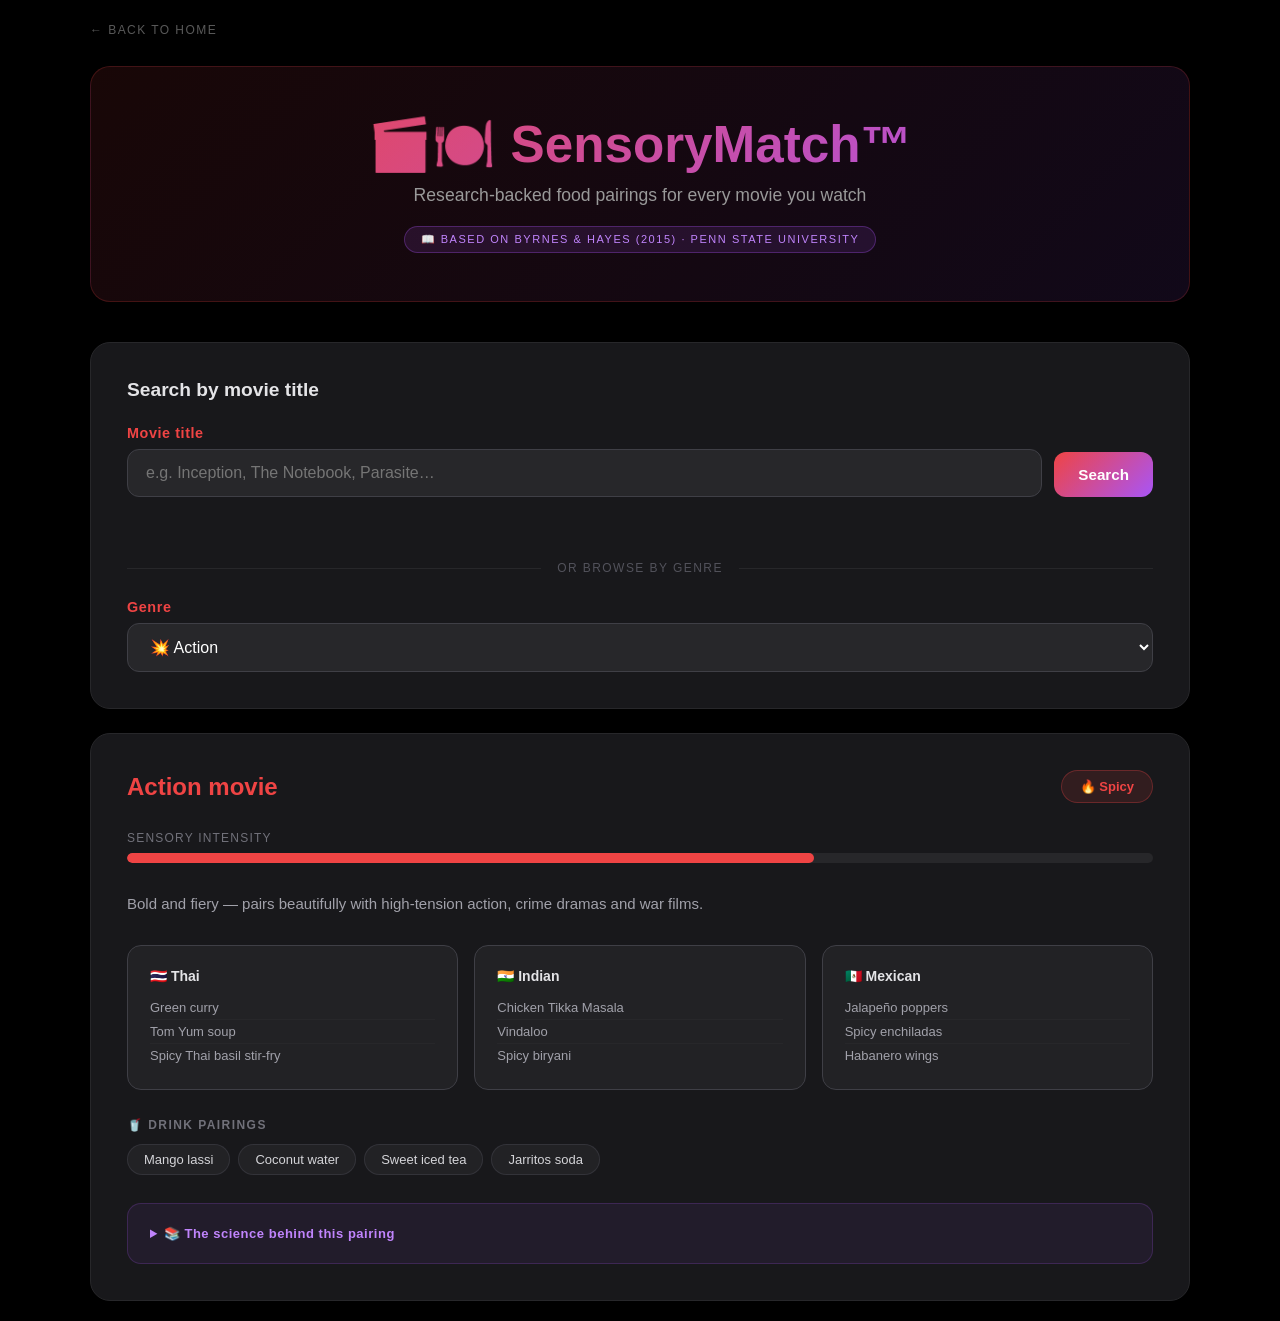
<file: index.html>
<!DOCTYPE html>
<html lang="en">
<head>
    <meta charset="UTF-8">
    <meta name="viewport" content="width=device-width, initial-scale=1.0">
    <title>SensoryMatch™ — Food Pairings for Every Movie</title>
    <style>
        * { margin: 0; padding: 0; box-sizing: border-box; }
        body {
            font-family: -apple-system, BlinkMacSystemFont, 'Segoe UI', Roboto, sans-serif;
            background: #000;
            color: #fff;
            padding: 20px;
            min-height: 100vh;
        }
        .container { max-width: 1100px; margin: 0 auto; }

        /* Back nav */
        .back-nav {
            margin-bottom: 28px;
        }
        .back-nav a {
            font-size: 12px;
            letter-spacing: .12em;
            text-transform: uppercase;
            color: rgba(255,255,255,.35);
            text-decoration: none;
            transition: color .2s;
        }
        .back-nav a:hover { color: rgba(255,255,255,.8); }

        header {
            text-align: center;
            margin-bottom: 40px;
            padding: 48px 24px;
            background: linear-gradient(135deg, rgba(239,68,68,.1), rgba(168,85,247,.1));
            border-radius: 20px;
            border: 1px solid rgba(239,68,68,.2);
        }
        h1 {
            font-size: clamp(2rem, 6vw, 3.2rem);
            margin-bottom: 10px;
            background: linear-gradient(135deg, #ef4444, #a855f7);
            -webkit-background-clip: text;
            -webkit-text-fill-color: transparent;
            font-weight: 800;
        }
        .subtitle { color: #999; font-size: 1.1rem; margin-bottom: 8px; }
        .science-tag {
            display: inline-block;
            margin-top: 12px;
            background: rgba(168,85,247,.12);
            border: 1px solid rgba(168,85,247,.3);
            color: #c084fc;
            font-size: 11px;
            letter-spacing: .14em;
            text-transform: uppercase;
            padding: 6px 16px;
            border-radius: 100px;
        }

        .demo-section {
            background: #18181b;
            border-radius: 20px;
            padding: 36px;
            margin-bottom: 24px;
            border: 1px solid #27272a;
        }
        .demo-section h2 { margin-bottom: 24px; font-size: 1.2rem; color: #e4e4e7; }

        .input-row { display: grid; grid-template-columns: 1fr auto; gap: 12px; margin-bottom: 20px; align-items: end; }
        label { display: block; margin-bottom: 8px; color: #ef4444; font-weight: 600; font-size: .9rem; letter-spacing: .04em; }
        select, input[type="text"] {
            width: 100%;
            padding: 14px 18px;
            background: #27272a;
            border: 1px solid #3f3f46;
            border-radius: 12px;
            color: #fff;
            font-size: 1rem;
            transition: border-color .2s;
        }
        select:focus, input[type="text"]:focus { outline: none; border-color: #ef4444; }
        .search-btn {
            padding: 14px 24px;
            background: linear-gradient(135deg, #ef4444, #a855f7);
            border: none;
            border-radius: 12px;
            color: #fff;
            font-size: .95rem;
            font-weight: 600;
            cursor: pointer;
            white-space: nowrap;
            transition: opacity .2s;
        }
        .search-btn:hover { opacity: .88; }
        .search-btn:disabled { opacity: .45; cursor: not-allowed; }

        .divider { display: flex; align-items: center; gap: 16px; margin: 24px 0; }
        .divider-line { flex: 1; height: 1px; background: #27272a; }
        .divider-text { font-size: 12px; color: #52525b; letter-spacing: .12em; text-transform: uppercase; }

        /* Result panel */
        .result-panel {
            background: #18181b;
            border-radius: 20px;
            padding: 36px;
            border: 1px solid #27272a;
            display: none;
        }
        .result-panel.visible { display: block; }

        .result-header {
            display: flex;
            align-items: center;
            justify-content: space-between;
            margin-bottom: 28px;
            flex-wrap: wrap;
            gap: 12px;
        }
        .movie-title-display {
            font-size: 1.5rem;
            font-weight: 700;
            color: #ef4444;
        }
        .intensity-chip {
            display: flex;
            align-items: center;
            gap: 8px;
            padding: 8px 18px;
            border-radius: 100px;
            font-size: 13px;
            font-weight: 600;
            border: 1px solid transparent;
        }

        /* Intensity bar */
        .intensity-wrap { margin-bottom: 28px; }
        .intensity-wrap p { font-size: 12px; color: #71717a; margin-bottom: 8px; text-transform: uppercase; letter-spacing: .1em; }
        .bar-track { background: #27272a; border-radius: 99px; height: 10px; overflow: hidden; }
        .bar-fill { height: 100%; border-radius: 99px; transition: width .6s cubic-bezier(.4,0,.2,1); }

        /* Description */
        .pairing-desc { color: #a1a1aa; font-size: 15px; line-height: 1.72; margin-bottom: 28px; }

        /* Food grid */
        .food-grid {
            display: grid;
            grid-template-columns: repeat(auto-fit, minmax(220px, 1fr));
            gap: 16px;
            margin-bottom: 28px;
        }
        .food-card {
            background: rgba(39,39,42,.7);
            padding: 22px;
            border-radius: 14px;
            border: 1px solid #3f3f46;
        }
        .food-card h3 { font-size: 14px; font-weight: 700; color: #e4e4e7; margin-bottom: 12px; }
        .food-card ul { list-style: none; }
        .food-card li { font-size: 13px; color: #a1a1aa; padding: 4px 0; border-bottom: 1px solid #27272a; }
        .food-card li:last-child { border-bottom: none; }

        /* Drinks */
        .drinks-section h4 { font-size: 12px; text-transform: uppercase; letter-spacing: .12em; color: #71717a; margin-bottom: 12px; }
        .drink-tags { display: flex; flex-wrap: wrap; gap: 8px; }
        .drink-tag {
            background: rgba(39,39,42,.7);
            border: 1px solid rgba(63,63,70,.6);
            color: #d4d4d8;
            padding: 7px 16px;
            border-radius: 999px;
            font-size: 13px;
        }

        /* Science box */
        .science-box {
            margin-top: 28px;
            background: rgba(168,85,247,.07);
            border: 1px solid rgba(168,85,247,.2);
            border-radius: 14px;
            padding: 22px;
        }
        .science-box summary {
            font-size: 13px;
            color: #c084fc;
            cursor: pointer;
            font-weight: 600;
            letter-spacing: .04em;
        }
        .science-box p { margin-top: 14px; font-size: 13px; color: #a1a1aa; line-height: 1.7; }
        .science-box ul { margin-top: 10px; padding-left: 0; list-style: none; }
        .science-box li { font-size: 13px; color: #a1a1aa; padding: 5px 0; display: flex; gap: 8px; }
        .science-box li::before { content: '•'; color: #7c3aed; flex-shrink: 0; }
        .science-box a { color: #a78bfa; }

        /* Error */
        .error-msg { color: #f87171; font-size: 14px; margin-top: 10px; min-height: 20px; }

        /* Spinner */
        .spinner { display: none; width: 20px; height: 20px; border: 2px solid rgba(239,68,68,.2); border-top-color: #ef4444; border-radius: 50%; animation: spin .7s linear infinite; }
        @keyframes spin { to { transform: rotate(360deg); } }
        .spinner.active { display: inline-block; }

        @media(max-width: 600px) {
            .input-row { grid-template-columns: 1fr; }
            .demo-section { padding: 24px 18px; }
        }
    </style>
</head>
<body>
<div class="container">

  <div class="back-nav"><a href="/">← Back to home</a></div>

  <header>
    <h1>🎬🍽️ SensoryMatch™</h1>
    <p class="subtitle">Research-backed food pairings for every movie you watch</p>
    <span class="science-tag">📖 Based on Byrnes &amp; Hayes (2015) · Penn State University</span>
  </header>

  <!-- Search -->
  <div class="demo-section">
    <h2>Search by movie title</h2>
    <div class="input-row">
      <div>
        <label for="movieSearch">Movie title</label>
        <input
          id="movieSearch"
          type="text"
          placeholder="e.g. Inception, The Notebook, Parasite…"
          autocomplete="off"
        >
      </div>
      <div>
        <label>&nbsp;</label>
        <button class="search-btn" id="searchBtn" onclick="searchMovie()">
          <span id="btnLabel">Search</span>
          <span class="spinner" id="spinner"></span>
        </button>
      </div>
    </div>
    <div class="error-msg" id="errorMsg"></div>

    <div class="divider">
      <div class="divider-line"></div>
      <div class="divider-text">or browse by genre</div>
      <div class="divider-line"></div>
    </div>

    <div>
      <label for="genreSelect">Genre</label>
      <select id="genreSelect" onchange="updateFromGenre()">
        <option value="horror">🎃 Horror</option>
        <option value="thriller">🔪 Thriller</option>
        <option value="crime">🕵️ Crime</option>
        <option value="action" selected>💥 Action</option>
        <option value="scifi">🚀 Sci-Fi</option>
        <option value="adventure">🗺️ Adventure</option>
        <option value="fantasy">🐉 Fantasy</option>
        <option value="mystery">🔍 Mystery</option>
        <option value="drama">🎭 Drama</option>
        <option value="comedy">😂 Comedy</option>
        <option value="romance">💕 Romance</option>
        <option value="family">👨‍👩‍👧‍👦 Family</option>
      </select>
    </div>
  </div>

  <!-- Result -->
  <div class="result-panel" id="resultPanel">
    <div class="result-header">
      <div class="movie-title-display" id="movieTitleDisplay">—</div>
      <div class="intensity-chip" id="intensityChip"></div>
    </div>

    <div class="intensity-wrap">
      <p>Sensory intensity</p>
      <div class="bar-track"><div class="bar-fill" id="barFill" style="width:0%"></div></div>
    </div>

    <p class="pairing-desc" id="pairingDesc"></p>

    <div class="food-grid" id="foodGrid"></div>

    <div class="drinks-section">
      <h4>🥤 Drink pairings</h4>
      <div class="drink-tags" id="drinkTags"></div>
    </div>

    <details class="science-box">
      <summary>📚 The science behind this pairing</summary>
      <p>Based on research linking personality traits and sensation-seeking to food and sensory preferences.</p>
      <ul>
        <li>Capsaicin triggers endorphin release, mirroring the adrenaline rush of intense films.</li>
        <li>High sensation-seekers (action/horror fans) are ~6× more likely to enjoy spicy food.</li>
        <li>Comfort foods activate nostalgia and emotional resilience pathways — ideal for dramas.</li>
        <li>Sweet or cooling drinks help reset the palate between plot twists.</li>
      </ul>
      <p style="margin-top:12px">Source: <a href="https://pmc.ncbi.nlm.nih.gov/articles/PMC3607321/" target="_blank" rel="noopener">Byrnes &amp; Hayes (2015) — Penn State University</a></p>
    </details>
  </div>

</div>

<script>
/* ── DATA ────────────────────────────────────────────────── */
const OMDB_API_KEY = "598543d";

const LEVELS = {
  0: {
    name: "Comfort", emoji: "🍕", color: "#facc15",
    bg: "rgba(250,204,21,.12)", border: "rgba(250,204,21,.3)",
    description: "Warm, familiar favourites that wrap you in cosiness — perfect for dramas, romances and feel-good films.",
    cuisines: {
      "🇺🇸 American":  ["Mac & cheese", "Classic cheeseburger", "Grilled cheese & tomato soup"],
      "🇮🇹 Italian":   ["Spaghetti Bolognese", "Chicken Parmigiana", "Garlic bread & antipasto"],
      "🏠 Comfort":   ["Shepherd's pie", "Fish & chips", "Banana bread & hot chocolate"]
    },
    drinks: ["Hot chocolate", "Warm apple cider", "Vanilla milkshake", "Chamomile tea"]
  },
  1: {
    name: "Mild Kick", emoji: "🌶️", color: "#fb923c",
    bg: "rgba(251,146,60,.12)", border: "rgba(251,146,60,.3)",
    description: "A gentle warmth that adds depth without overpowering — ideal for adventure, sci-fi and light thrillers.",
    cuisines: {
      "🇲🇽 Mexican":        ["Chicken tacos with mild salsa", "Quesadillas", "Guacamole & chips"],
      "🌏 Asian":           ["Teriyaki chicken rice bowl", "Pad Thai (mild)", "Gyoza dumplings"],
      "🫙 Mediterranean":  ["Falafel wrap", "Shawarma plate", "Hummus & pita platter"]
    },
    drinks: ["Mango lassi", "Ginger lemonade", "Sparkling water with lime", "Horchata"]
  },
  2: {
    name: "Spicy", emoji: "🔥", color: "#ef4444",
    bg: "rgba(239,68,68,.12)", border: "rgba(239,68,68,.3)",
    description: "Bold and fiery — pairs beautifully with high-tension action, crime dramas and war films.",
    cuisines: {
      "🇹🇭 Thai":    ["Green curry", "Tom Yum soup", "Spicy Thai basil stir-fry"],
      "🇮🇳 Indian":  ["Chicken Tikka Masala", "Vindaloo", "Spicy biryani"],
      "🇲🇽 Mexican": ["Jalapeño poppers", "Spicy enchiladas", "Habanero wings"]
    },
    drinks: ["Mango lassi", "Coconut water", "Sweet iced tea", "Jarritos soda"]
  },
  3: {
    name: "Inferno 💀", emoji: "💀", color: "#dc2626",
    bg: "rgba(220,38,38,.15)", border: "rgba(220,38,38,.4)",
    description: "Maximum heat for maximum adrenaline. Not for the faint-hearted — reserved for horror and extreme thrillers.",
    cuisines: {
      "🇰🇷 Korean":  ["Buldak fire chicken", "Habanero KFC", "Spicy tteokbokki"],
      "🇮🇳 Indian":  ["Ghost-pepper vindaloo", "Phaal curry", "Naga chicken"],
      "🇺🇸 American":["Carolina Reaper wings", "Fire nachos", "Extreme hot sauce challenge"]
    },
    drinks: ["Milk (seriously)", "Coconut water", "Sweet tamarind juice", "Honey lemon water"]
  }
};

const GENRE_MAP = {
  horror:3, thriller:2, crime:2, action:2, war:2,
  scifi:1, adventure:1, fantasy:1, mystery:1, western:1,
  drama:0, comedy:0, romance:0, family:0, documentary:0, animation:0
};

function mapOMDbGenre(str = "") {
  str = str.toLowerCase();
  for (const [key, val] of Object.entries(GENRE_MAP)) {
    if (str.includes(key === "scifi" ? "sci-fi" : key)) return val;
  }
  return 0;
}

/* ── SEARCH ──────────────────────────────────────────────── */
async function searchMovie() {
  const q = document.getElementById("movieSearch").value.trim();
  if (!q) { showError("Please enter a movie title."); return; }

  setLoading(true);
  clearError();

  try {
    const res = await fetch(`https://www.omdbapi.com/?apikey=${OMDB_API_KEY}&t=${encodeURIComponent(q)}`);
    const data = await res.json();

    if (data.Response === "False") {
      showError(data.Error || "Movie not found. Try a different title.");
      setLoading(false);
      return;
    }

    const level = mapOMDbGenre(data.Genre || "");
    displayPairing(data.Title, level, data.Year ? `${data.Title} (${data.Year})` : data.Title);
  } catch(e) {
    showError("Network error — please check your connection and try again.");
  }

  setLoading(false);
}

function updateFromGenre() {
  const g = document.getElementById("genreSelect").value;
  const level = GENRE_MAP[g] ?? 0;
  displayPairing(g.charAt(0).toUpperCase() + g.slice(1) + " movie", level);
}

function displayPairing(rawTitle, level, displayTitle) {
  const data = LEVELS[level];
  const title = displayTitle || rawTitle;

  document.getElementById("resultPanel").classList.add("visible");
  document.getElementById("movieTitleDisplay").textContent = title;

  // Chip
  const chip = document.getElementById("intensityChip");
  chip.textContent = `${data.emoji} ${data.name}`;
  chip.style.background = data.bg;
  chip.style.borderColor = data.border;
  chip.style.color = data.color;

  // Bar
  const pct = Math.round((level / 3) * 100);
  document.getElementById("barFill").style.width = `${Math.max(pct, 12)}%`;
  document.getElementById("barFill").style.background = data.color;

  // Description
  document.getElementById("pairingDesc").textContent = data.description;

  // Food grid
  const grid = document.getElementById("foodGrid");
  grid.innerHTML = "";
  for (const [cuisine, dishes] of Object.entries(data.cuisines)) {
    const card = document.createElement("div");
    card.className = "food-card";
    card.innerHTML = `<h3>${cuisine}</h3><ul>${dishes.map(d => `<li>${d}</li>`).join("")}</ul>`;
    grid.appendChild(card);
  }

  // Drinks
  document.getElementById("drinkTags").innerHTML =
    data.drinks.map(d => `<span class="drink-tag">${d}</span>`).join("");

  // Scroll into view smoothly
  document.getElementById("resultPanel").scrollIntoView({ behavior: "smooth", block: "nearest" });
}

function setLoading(on) {
  document.getElementById("searchBtn").disabled = on;
  document.getElementById("btnLabel").textContent = on ? "Searching…" : "Search";
  document.getElementById("spinner").classList.toggle("active", on);
}

function showError(msg) { document.getElementById("errorMsg").textContent = msg; }
function clearError()   { document.getElementById("errorMsg").textContent = ""; }

/* ── INIT ─────────────────────────────────────────────────── */
document.getElementById("movieSearch").addEventListener("keydown", e => {
  if (e.key === "Enter") searchMovie();
});

// Show default pairing on load
updateFromGenre();
</script>
</body>
</html>
</file>
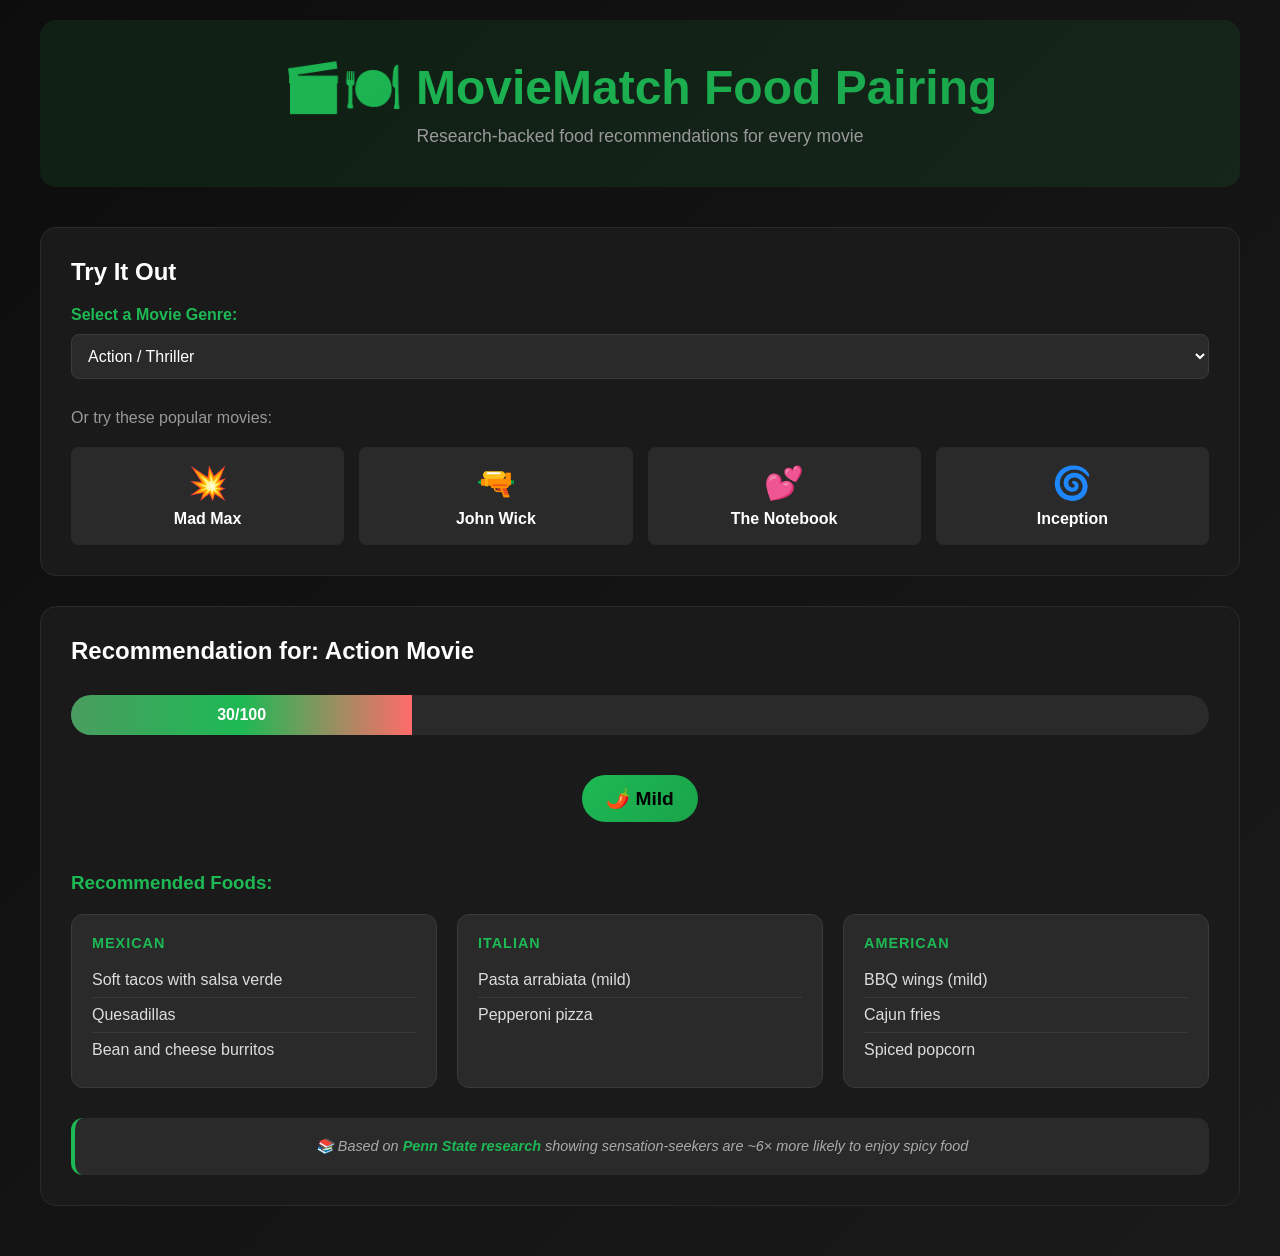
<file: LIVE_DEMO.html>
<!DOCTYPE html>
<html lang="en">
<head>
    <meta charset="UTF-8">
    <meta name="viewport" content="width=device-width, initial-scale=1.0">
    <title>MovieMatch Food Pairing - Live Demo</title>
    <style>
        * {
            margin: 0;
            padding: 0;
            box-sizing: border-box;
        }

        body {
            font-family: 'Segoe UI', Tahoma, Geneva, Verdana, sans-serif;
            background: linear-gradient(135deg, #0d0d0d 0%, #1a1a1a 100%);
            color: #fff;
            padding: 20px;
            min-height: 100vh;
        }

        .container {
            max-width: 1200px;
            margin: 0 auto;
        }

        header {
            text-align: center;
            margin-bottom: 40px;
            padding: 40px 20px;
            background: rgba(29, 185, 84, 0.1);
            border-radius: 16px;
        }

        h1 {
            font-size: 3rem;
            margin-bottom: 10px;
            background: linear-gradient(135deg, #1DB954 0%, #1aa34a 100%);
            -webkit-background-clip: text;
            -webkit-text-fill-color: transparent;
            background-clip: text;
        }

        .subtitle {
            color: #999;
            font-size: 1.1rem;
        }

        .demo-section {
            background: #1a1a1a;
            border-radius: 16px;
            padding: 30px;
            margin-bottom: 30px;
            border: 1px solid #2a2a2a;
        }

        .movie-input {
            margin-bottom: 30px;
        }

        label {
            display: block;
            margin-bottom: 10px;
            color: #1DB954;
            font-weight: 600;
        }

        select, input {
            width: 100%;
            padding: 12px;
            background: #2a2a2a;
            border: 1px solid #3a3a3a;
            border-radius: 8px;
            color: #fff;
            font-size: 1rem;
        }

        select:focus, input:focus {
            outline: none;
            border-color: #1DB954;
        }

        .arousal-display {
            margin: 30px 0;
            text-align: center;
        }

        .arousal-bar-container {
            background: #2a2a2a;
            height: 40px;
            border-radius: 20px;
            overflow: hidden;
            margin: 20px 0;
        }

        .arousal-bar {
            height: 100%;
            background: linear-gradient(90deg, #4a9d5f 0%, #1DB954 50%, #ff6b6b 100%);
            transition: width 0.8s cubic-bezier(0.4, 0, 0.2, 1);
            display: flex;
            align-items: center;
            justify-content: center;
            font-weight: bold;
        }

        .spice-level {
            display: inline-block;
            padding: 12px 24px;
            background: linear-gradient(135deg, #1DB954 0%, #1aa34a 100%);
            color: #000;
            border-radius: 24px;
            font-weight: 700;
            font-size: 1.2rem;
            margin: 20px 0;
        }

        .food-grid {
            display: grid;
            grid-template-columns: repeat(auto-fit, minmax(250px, 1fr));
            gap: 20px;
            margin-top: 20px;
        }

        .food-card {
            background: #2a2a2a;
            padding: 20px;
            border-radius: 12px;
            border: 1px solid #3a3a3a;
            transition: transform 0.2s, border-color 0.2s;
        }

        .food-card:hover {
            transform: translateY(-4px);
            border-color: #1DB954;
        }

        .food-card h3 {
            color: #1DB954;
            font-size: 0.9rem;
            text-transform: uppercase;
            margin-bottom: 12px;
            letter-spacing: 1px;
        }

        .food-card ul {
            list-style: none;
        }

        .food-card li {
            padding: 8px 0;
            border-bottom: 1px solid #3a3a3a;
            color: #ddd;
        }

        .food-card li:last-child {
            border-bottom: none;
        }

        .research-badge {
            background: #2a2a2a;
            padding: 20px;
            border-radius: 12px;
            margin-top: 30px;
            text-align: center;
            border-left: 4px solid #1DB954;
        }

        .research-badge p {
            color: #aaa;
            font-size: 0.9rem;
            font-style: italic;
        }

        .research-badge a {
            color: #1DB954;
            text-decoration: none;
            font-weight: 600;
        }

        .research-badge a:hover {
            text-decoration: underline;
        }

        .example-movies {
            display: grid;
            grid-template-columns: repeat(auto-fit, minmax(150px, 1fr));
            gap: 15px;
            margin-top: 20px;
        }

        .example-movie {
            background: #2a2a2a;
            padding: 15px;
            border-radius: 8px;
            text-align: center;
            cursor: pointer;
            transition: all 0.2s;
            border: 2px solid transparent;
        }

        .example-movie:hover {
            border-color: #1DB954;
            transform: scale(1.05);
        }

        .example-movie .emoji {
            font-size: 2rem;
            display: block;
            margin-bottom: 8px;
        }

        @media (max-width: 768px) {
            h1 {
                font-size: 2rem;
            }
            .food-grid {
                grid-template-columns: 1fr;
            }
        }
    </style>
</head>
<body>
    <div class="container">
        <header>
            <h1>🎬🍽️ MovieMatch Food Pairing</h1>
            <p class="subtitle">Research-backed food recommendations for every movie</p>
        </header>

        <div class="demo-section">
            <h2 style="margin-bottom: 20px;">Try It Out</h2>
            
            <div class="movie-input">
                <label>Select a Movie Genre:</label>
                <select id="genreSelect" onchange="updatePairing()">
                    <option value="30">Action / Thriller</option>
                    <option value="25">Adventure</option>
                    <option value="20">Science Fiction</option>
                    <option value="15">Comedy</option>
                    <option value="10">Fantasy</option>
                    <option value="5">Drama</option>
                    <option value="0">Romance</option>
                </select>
            </div>

            <p style="color: #999; margin-bottom: 20px;">Or try these popular movies:</p>
            <div class="example-movies">
                <div class="example-movie" onclick="setMovie('Mad Max: Fury Road', 92)">
                    <span class="emoji">💥</span>
                    <strong>Mad Max</strong>
                </div>
                <div class="example-movie" onclick="setMovie('John Wick', 82)">
                    <span class="emoji">🔫</span>
                    <strong>John Wick</strong>
                </div>
                <div class="example-movie" onclick="setMovie('The Notebook', 8)">
                    <span class="emoji">💕</span>
                    <strong>The Notebook</strong>
                </div>
                <div class="example-movie" onclick="setMovie('Inception', 65)">
                    <span class="emoji">🌀</span>
                    <strong>Inception</strong>
                </div>
            </div>
        </div>

        <div class="demo-section">
            <h2 style="margin-bottom: 20px;">Recommendation for: <span id="movieTitle">Action Movie</span></h2>
            
            <div class="arousal-display">
                <div class="arousal-bar-container">
                    <div class="arousal-bar" id="arousalBar">
                        <span id="arousalText">30/100</span>
                    </div>
                </div>
                <div class="spice-level" id="spiceLevel">🌶️ Mild</div>
            </div>

            <h3 style="margin: 30px 0 20px 0; color: #1DB954;">Recommended Foods:</h3>
            <div class="food-grid" id="foodGrid">
                <!-- Food recommendations will be inserted here -->
            </div>

            <div class="research-badge">
                <p>
                    📚 Based on <a href="https://pure.psu.edu/en/publications/personality-factors-predict-spicy-food-liking-and-intake" target="_blank">Penn State research</a> 
                    showing sensation-seekers are ~6× more likely to enjoy spicy food
                </p>
            </div>
        </div>
    </div>

    <script>
        const foodDatabase = {
            0: {
                name: "Comfort / No Spice",
                emoji: "😌",
                cuisines: {
                    "American": ["Mac & cheese", "Grilled cheese sandwich", "Chicken pot pie"],
                    "Italian": ["Pasta primavera", "Margherita pizza", "Risotto"],
                    "Japanese": ["Sushi", "Teriyaki chicken", "Miso soup"]
                }
            },
            1: {
                name: "Mild",
                emoji: "🌶️",
                cuisines: {
                    "Mexican": ["Soft tacos with salsa verde", "Quesadillas", "Bean and cheese burritos"],
                    "Italian": ["Pasta arrabiata (mild)", "Pepperoni pizza"],
                    "American": ["BBQ wings (mild)", "Cajun fries", "Spiced popcorn"]
                }
            },
            2: {
                name: "Medium",
                emoji: "🌶️🌶️",
                cuisines: {
                    "Mexican": ["Tacos al pastor", "Loaded nachos", "Jalapeño poppers"],
                    "American": ["Buffalo wings", "Jalapeño burger", "Spicy BBQ ribs"],
                    "Asian": ["General Tso's chicken", "Sriracha shrimp", "Spicy ramen"]
                }
            },
            3: {
                name: "Hot",
                emoji: "🌶️🌶️🌶️",
                cuisines: {
                    "Thai": ["Thai red curry", "Tom yum soup", "Pad krapow"],
                    "Caribbean": ["Jerk chicken", "Peri-peri shrimp"],
                    "Korean": ["Tteokbokki", "Gochugaru wings", "Kimchi jjigae"]
                }
            },
            4: {
                name: "Very Hot",
                emoji: "🌶️🌶️🌶️🌶️",
                cuisines: {
                    "American": ["Nashville hot chicken", "Ghost pepper wings", "Carolina reaper burger"],
                    "Korean": ["Buldak (fire chicken) noodles", "2x Spicy ramen"],
                    "Chinese": ["Sichuan dry chili chicken", "Mapo tofu (extra spicy)"]
                }
            }
        };

        function getSpiceLevel(score) {
            if (score >= 80) return 4;
            if (score >= 60) return 3;
            if (score >= 40) return 2;
            if (score >= 20) return 1;
            return 0;
        }

        function updatePairing() {
            const genreScore = parseInt(document.getElementById('genreSelect').value);
            const arousalScore = genreScore + Math.floor(Math.random() * 20) + 10; // Add some variation
            displayPairing('Selected Movie', arousalScore);
        }

        function setMovie(title, score) {
            displayPairing(title, score);
        }

        function displayPairing(title, arousalScore) {
            // Clamp score
            arousalScore = Math.max(0, Math.min(100, arousalScore));
            
            // Update title
            document.getElementById('movieTitle').textContent = title;
            
            // Update arousal bar
            const bar = document.getElementById('arousalBar');
            const text = document.getElementById('arousalText');
            bar.style.width = arousalScore + '%';
            text.textContent = arousalScore + '/100';
            
            // Get spice level
            const spiceLevel = getSpiceLevel(arousalScore);
            const foodInfo = foodDatabase[spiceLevel];
            
            // Update spice badge
            document.getElementById('spiceLevel').innerHTML = 
                foodInfo.emoji + ' ' + foodInfo.name;
            
            // Update food grid
            const foodGrid = document.getElementById('foodGrid');
            foodGrid.innerHTML = '';
            
            for (const [cuisine, dishes] of Object.entries(foodInfo.cuisines)) {
                const card = document.createElement('div');
                card.className = 'food-card';
                card.innerHTML = `
                    <h3>${cuisine}</h3>
                    <ul>
                        ${dishes.map(dish => `<li>${dish}</li>`).join('')}
                    </ul>
                `;
                foodGrid.appendChild(card);
            }
        }

        // Initialize with a default movie
        displayPairing('Action Movie', 30);
    </script>
</body>
</html>
</file>
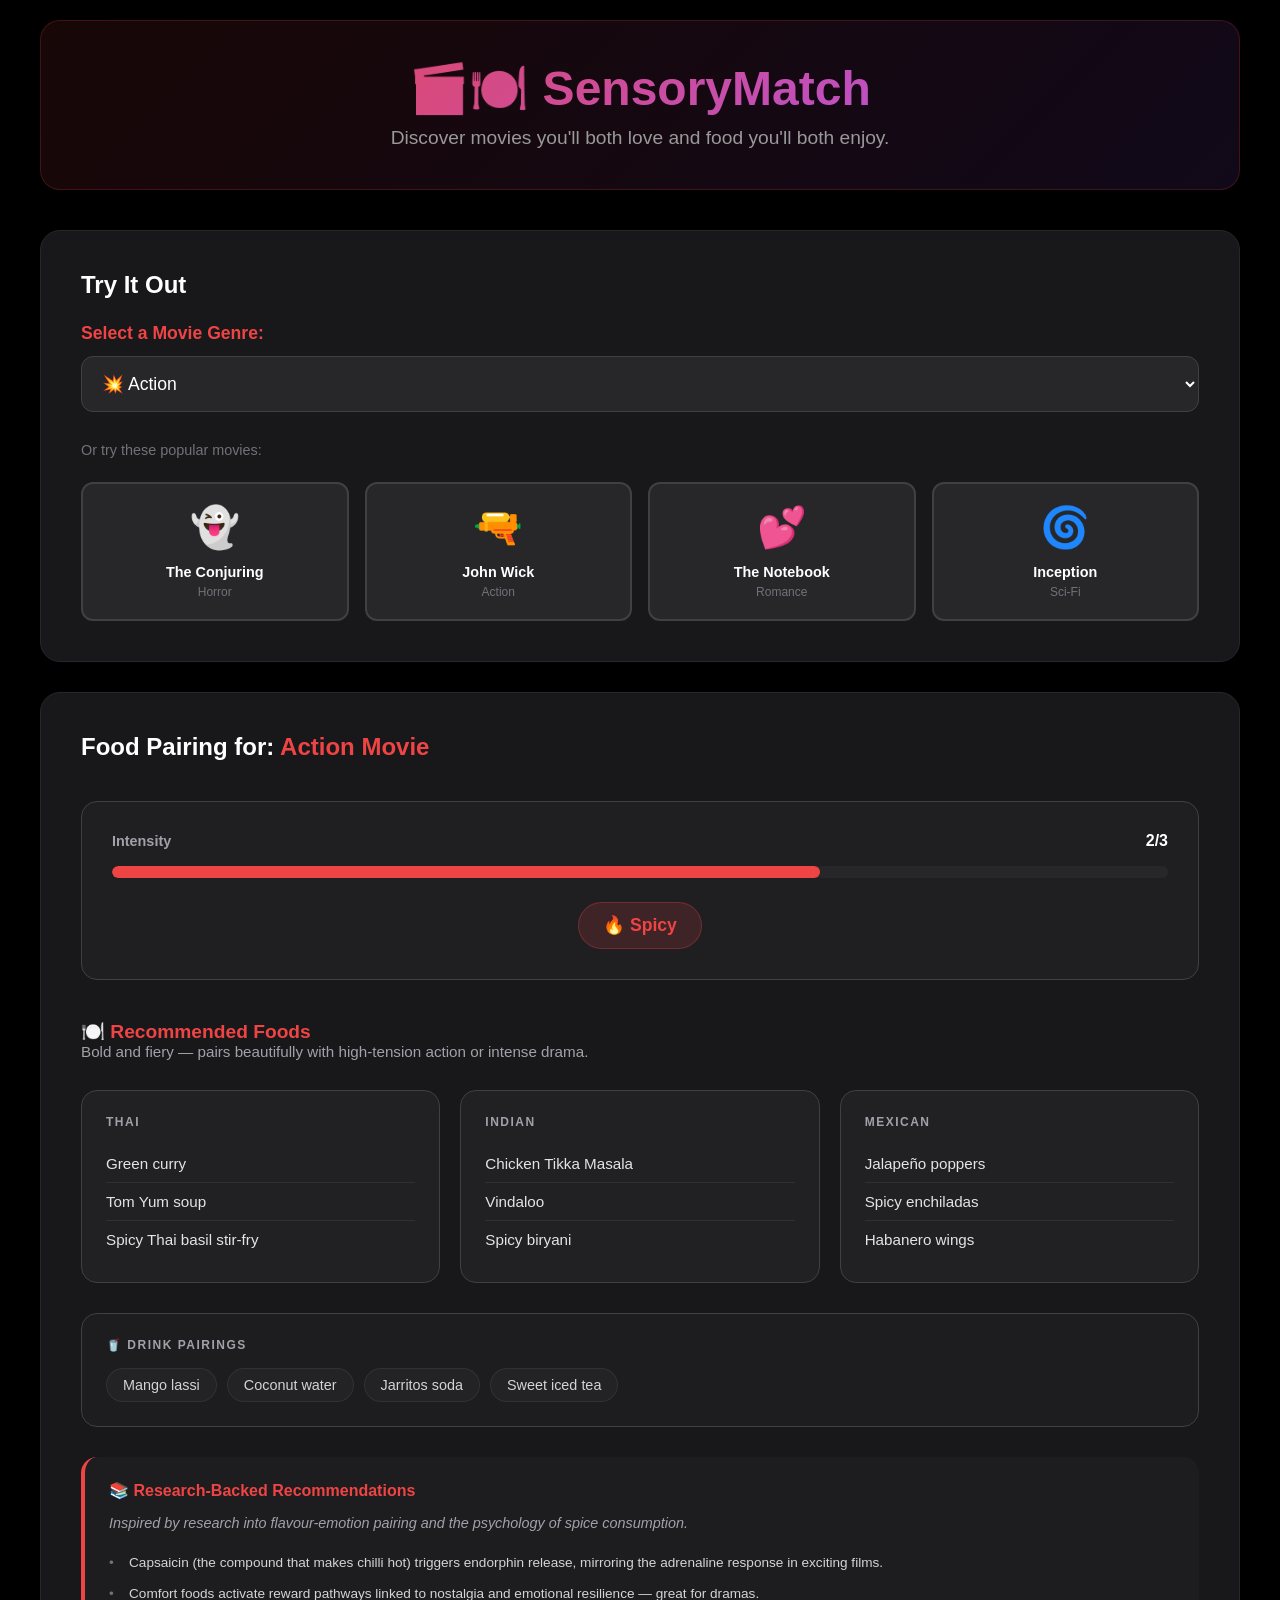
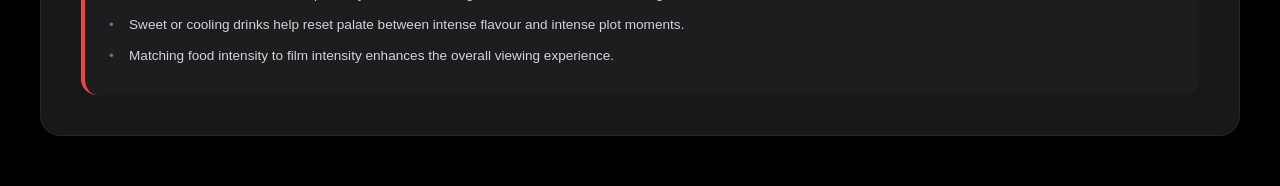
<file: sensoryMatch-demo.html>
<!DOCTYPE html>
<html lang="en">
<head>
    <meta charset="UTF-8">
    <meta name="viewport" content="width=device-width, initial-scale=1.0">
    <title>SensoryMatch Live Demo</title>
    <style>
        * {
            margin: 0;
            padding: 0;
            box-sizing: border-box;
        }

        body {
            font-family: -apple-system, BlinkMacSystemFont, 'Segoe UI', Roboto, sans-serif;
            background: #000;
            color: #fff;
            padding: 20px;
            min-height: 100vh;
        }

        .container {
            max-width: 1200px;
            margin: 0 auto;
        }

        header {
            text-align: center;
            margin-bottom: 40px;
            padding: 40px 20px;
            background: linear-gradient(135deg, rgba(239, 68, 68, 0.1) 0%, rgba(168, 85, 247, 0.1) 100%);
            border-radius: 20px;
            border: 1px solid rgba(239, 68, 68, 0.2);
        }

        h1 {
            font-size: 3rem;
            margin-bottom: 10px;
            background: linear-gradient(135deg, #ef4444 0%, #a855f7 100%);
            -webkit-background-clip: text;
            -webkit-text-fill-color: transparent;
            background-clip: text;
            font-weight: 800;
        }

        .subtitle {
            color: #999;
            font-size: 1.2rem;
        }

        .demo-section {
            background: #18181b;
            border-radius: 20px;
            padding: 40px;
            margin-bottom: 30px;
            border: 1px solid #27272a;
        }

        .movie-input {
            margin-bottom: 30px;
        }

        label {
            display: block;
            margin-bottom: 12px;
            color: #ef4444;
            font-weight: 700;
            font-size: 1.1rem;
        }

        select {
            width: 100%;
            padding: 16px;
            background: #27272a;
            border: 1px solid #3f3f46;
            border-radius: 12px;
            color: #fff;
            font-size: 1.1rem;
            cursor: pointer;
            transition: all 0.2s;
        }

        select:focus {
            outline: none;
            border-color: #ef4444;
            box-shadow: 0 0 0 3px rgba(239, 68, 68, 0.1);
        }

        select:hover {
            border-color: #52525b;
        }

        .intensity-display {
            margin: 40px 0;
            padding: 30px;
            background: rgba(39, 39, 42, 0.5);
            border-radius: 16px;
            border: 1px solid #3f3f46;
        }

        .intensity-header {
            display: flex;
            justify-content: space-between;
            align-items: center;
            margin-bottom: 16px;
        }

        .intensity-label {
            color: #a1a1aa;
            font-size: 0.9rem;
            font-weight: 600;
        }

        .intensity-value {
            color: #fff;
            font-weight: 700;
        }

        .intensity-bar-container {
            background: #27272a;
            height: 12px;
            border-radius: 6px;
            overflow: hidden;
            margin-bottom: 24px;
        }

        .intensity-bar {
            height: 100%;
            transition: width 0.6s cubic-bezier(0.4, 0, 0.2, 1), background 0.6s;
            border-radius: 6px;
        }

        .spice-badge {
            display: inline-flex;
            align-items: center;
            gap: 8px;
            padding: 12px 24px;
            border-radius: 999px;
            font-weight: 700;
            font-size: 1.1rem;
            transition: all 0.3s;
        }

        .spice-0 { background: rgba(250, 204, 21, 0.15); color: #facc15; border: 1px solid rgba(250, 204, 21, 0.3); }
        .spice-1 { background: rgba(251, 146, 60, 0.15); color: #fb923c; border: 1px solid rgba(251, 146, 60, 0.3); }
        .spice-2 { background: rgba(239, 68, 68, 0.15); color: #ef4444; border: 1px solid rgba(239, 68, 68, 0.3); }
        .spice-3 { background: rgba(220, 38, 38, 0.2); color: #dc2626; border: 1px solid rgba(220, 38, 38, 0.4); }

        .food-grid {
            display: grid;
            grid-template-columns: repeat(auto-fit, minmax(280px, 1fr));
            gap: 20px;
            margin-top: 30px;
        }

        .food-card {
            background: rgba(39, 39, 42, 0.6);
            padding: 24px;
            border-radius: 16px;
            border: 1px solid #3f3f46;
            transition: all 0.3s;
        }

        .food-card:hover {
            transform: translateY(-4px);
            border-color: #52525b;
            box-shadow: 0 8px 24px rgba(0, 0, 0, 0.4);
        }

        .food-card h3 {
            color: #a1a1aa;
            font-size: 0.75rem;
            text-transform: uppercase;
            margin-bottom: 16px;
            letter-spacing: 1.5px;
            font-weight: 700;
        }

        .food-card ul {
            list-style: none;
        }

        .food-card li {
            padding: 10px 0;
            border-bottom: 1px solid rgba(63, 63, 70, 0.5);
            color: #e4e4e7;
            font-size: 0.95rem;
        }

        .food-card li:last-child {
            border-bottom: none;
        }

        .drinks-section {
            margin-top: 30px;
            padding: 24px;
            background: rgba(39, 39, 42, 0.4);
            border-radius: 16px;
            border: 1px solid #3f3f46;
        }

        .drinks-section h3 {
            color: #a1a1aa;
            font-size: 0.75rem;
            text-transform: uppercase;
            margin-bottom: 16px;
            letter-spacing: 1.5px;
            font-weight: 700;
        }

        .drink-tags {
            display: flex;
            flex-wrap: wrap;
            gap: 10px;
        }

        .drink-tag {
            background: rgba(39, 39, 42, 0.7);
            border: 1px solid rgba(63, 63, 70, 0.5);
            color: #d4d4d8;
            padding: 8px 16px;
            border-radius: 999px;
            font-size: 0.9rem;
        }

        .research-section {
            background: rgba(39, 39, 42, 0.4);
            padding: 24px;
            border-radius: 16px;
            margin-top: 30px;
            border-left: 4px solid #ef4444;
        }

        .research-section h4 {
            color: #ef4444;
            margin-bottom: 12px;
            font-size: 1rem;
        }

        .research-section p {
            color: #a1a1aa;
            font-size: 0.9rem;
            line-height: 1.6;
            margin-bottom: 8px;
        }

        .research-section ul {
            list-style: none;
            margin-top: 12px;
        }

        .research-section li {
            color: #d4d4d8;
            font-size: 0.85rem;
            padding: 8px 0;
            padding-left: 20px;
            position: relative;
        }

        .research-section li:before {
            content: "•";
            position: absolute;
            left: 0;
            color: #71717a;
        }

        .example-movies {
            display: grid;
            grid-template-columns: repeat(auto-fit, minmax(140px, 1fr));
            gap: 16px;
            margin-top: 24px;
        }

        .example-movie {
            background: #27272a;
            padding: 20px;
            border-radius: 12px;
            text-align: center;
            cursor: pointer;
            transition: all 0.2s;
            border: 2px solid #3f3f46;
        }

        .example-movie:hover {
            border-color: #ef4444;
            transform: scale(1.05);
            box-shadow: 0 4px 16px rgba(239, 68, 68, 0.2);
        }

        .example-movie .emoji {
            font-size: 2.5rem;
            display: block;
            margin-bottom: 12px;
        }

        .example-movie strong {
            color: #fff;
            font-size: 0.9rem;
        }

        .example-movie .genre {
            color: #71717a;
            font-size: 0.75rem;
            margin-top: 4px;
        }

        h2 {
            color: #fff;
            font-size: 1.5rem;
            font-weight: 700;
        }

        h3 {
            color: #ef4444;
            font-size: 1.2rem;
            font-weight: 700;
        }

        @media (max-width: 768px) {
            h1 {
                font-size: 2rem;
            }
            .food-grid {
                grid-template-columns: 1fr;
            }
            .demo-section {
                padding: 24px;
            }
        }
    </style>
</head>
<body>
    <div class="container">
        <header>
            <h1>🎬🍽️ SensoryMatch </h1> <p class="subtitle">Discover movies you'll both love and food you'll both enjoy.</p>
        </header>

        <div class="demo-section">
            <h2 style="margin-bottom: 24px;">Try It Out</h2>
            
            <div class="movie-input">
                <label>Select a Movie Genre:</label>
                <select id="genreSelect" onchange="updatePairing()">
                    <option value="horror">🎃 Horror</option>
                    <option value="thriller">🔪 Thriller</option>
                    <option value="crime">🕵️ Crime</option>
                    <option value="action" selected>💥 Action</option>
                    <option value="scifi">🚀 Science Fiction</option>
                    <option value="adventure">🗺️ Adventure</option>
                    <option value="fantasy">🐉 Fantasy</option>
                    <option value="mystery">🔍 Mystery</option>
                    <option value="drama">🎭 Drama</option>
                    <option value="comedy">😂 Comedy</option>
                    <option value="romance">💕 Romance</option>
                    <option value="family">👨‍👩‍👧‍👦 Family</option>
                </select>
            </div>

            <p style="color: #71717a; margin-bottom: 16px; font-size: 0.9rem;">Or try these popular movies:</p>
            <div class="example-movies">
                <div class="example-movie" onclick="setMovie('The Conjuring', 'horror')">
                    <span class="emoji">👻</span>
                    <strong>The Conjuring</strong>
                    <div class="genre">Horror</div>
                </div>
                <div class="example-movie" onclick="setMovie('John Wick', 'action')">
                    <span class="emoji">🔫</span>
                    <strong>John Wick</strong>
                    <div class="genre">Action</div>
                </div>
                <div class="example-movie" onclick="setMovie('The Notebook', 'romance')">
                    <span class="emoji">💕</span>
                    <strong>The Notebook</strong>
                    <div class="genre">Romance</div>
                </div>
                <div class="example-movie" onclick="setMovie('Inception', 'scifi')">
                    <span class="emoji">🌀</span>
                    <strong>Inception</strong>
                    <div class="genre">Sci-Fi</div>
                </div>
            </div>
        </div>

        <div class="demo-section">
            <h2 style="margin-bottom: 30px;">Food Pairing for: <span id="movieTitle" style="color: #ef4444;">Action Movie</span></h2>
            
            <div class="intensity-display">
                <div class="intensity-header">
                    <span class="intensity-label">Intensity</span>
                    <span class="intensity-value" id="intensityValue">2/3</span>
                </div>
                <div class="intensity-bar-container">
                    <div class="intensity-bar" id="intensityBar"></div>
                </div>
                <div style="text-align: center;">
                    <span class="spice-badge" id="spiceBadge">🔥 Spicy</span>
                </div>
            </div>

            <h3 style="margin: 30px 0 0 0;">🍽️ Recommended Foods</h3>
            <p style="color: #a1a1aa; margin-bottom: 20px; font-size: 0.95rem;" id="foodDescription"></p>
            
            <div class="food-grid" id="foodGrid"></div>

            <div class="drinks-section">
                <h3>🥤 Drink Pairings</h3>
                <div class="drink-tags" id="drinkTags"></div>
            </div>

            <div class="research-section">
                <h4>📚 Research-Backed Recommendations</h4>
                <p style="font-style: italic;">Inspired by research into flavour-emotion pairing and the psychology of spice consumption.</p>
                <ul>
                    <li>Capsaicin (the compound that makes chilli hot) triggers endorphin release, mirroring the adrenaline response in exciting films.</li>
                    <li>Comfort foods activate reward pathways linked to nostalgia and emotional resilience — great for dramas.</li>
                    <li>Sweet or cooling drinks help reset palate between intense flavour and intense plot moments.</li>
                    <li>Matching food intensity to film intensity enhances the overall viewing experience.</li>
                </ul>
            </div>
        </div>
    </div>

    <script>
        // FOOD DATA — matches MovieMatch.jsx exactly
        const FOOD_DATA = {
            spiceLevels: {
                0: {
                    name: "Comfort",
                    emoji: "🍕",
                    description: "Warm, familiar favourites that wrap you in cosiness — perfect for feel-good or drama films.",
                    cuisines: {
                        American: ["Grilled cheese & tomato soup", "Mac & cheese", "Classic cheeseburger"],
                        Italian: ["Spaghetti Bolognese", "Chicken Parmigiana", "Lasagna"],
                        Comfort: ["Shepherd's pie", "Fish & chips", "Banana bread"]
                    }
                },
                1: {
                    name: "Mild Kick",
                    emoji: "🌶️",
                    description: "A gentle warmth that adds depth without overpowering — ideal for adventure or light thrillers.",
                    cuisines: {
                        Mexican: ["Chicken tacos with mild salsa", "Quesadillas", "Burrito bowl"],
                        Asian: ["Teriyaki chicken rice bowl", "Pad Thai (mild)", "Gyoza dumplings"],
                        Mediterranean: ["Falafel wrap", "Shawarma plate", "Hummus platter"]
                    }
                },
                2: {
                    name: "Spicy",
                    emoji: "🔥",
                    description: "Bold and fiery — pairs beautifully with high-tension action or intense drama.",
                    cuisines: {
                        Thai: ["Green curry", "Tom Yum soup", "Spicy Thai basil stir-fry"],
                        Indian: ["Chicken Tikka Masala", "Vindaloo", "Spicy biryani"],
                        Mexican: ["Jalapeño poppers", "Spicy enchiladas", "Habanero wings"]
                    }
                },
                3: {
                    name: "Inferno",
                    emoji: "💀",
                    description: "Not for the faint-hearted. Maximum heat for maximum adrenaline — reserved for horror & extreme thrillers.",
                    cuisines: {
                        Korean: ["Buldak fire chicken", "Habanero Korean fried chicken", "Spicy tteokbokki"],
                        Indian: ["Ghost-pepper vindaloo", "Phaal curry", "Naga chicken"],
                        American: ["Carolina Reaper wings", "Extreme hot sauce challenge", "Fire-roasted jalapeño nachos"]
                    }
                }
            },
            drinkPairings: {
                comfort: ["Hot chocolate", "Apple cider", "Vanilla milkshake", "Warm tea"],
                mild: ["Mango lassi", "Ginger lemonade", "Horchata", "Sparkling water with lime"],
                spicy: ["Mango lassi", "Coconut water", "Jarritos soda", "Sweet iced tea"],
                inferno: ["Milk (seriously)", "Coconut water", "Sweet tamarind juice", "Honey lemon water"]
            }
        };

        // GENRE INTENSITY MAP — matches MovieMatch.jsx
        const GENRE_INTENSITY = {
            horror: 3,
            thriller: 2,
            crime: 2,
            action: 2,
            scifi: 1,
            adventure: 1,
            fantasy: 1,
            mystery: 1,
            drama: 0,
            comedy: 0,
            romance: 0,
            family: 0
        };

        function getSpiceLevelForGenre(genre) {
            return GENRE_INTENSITY[genre] || 0;
        }

        function getDrinksForLevel(spiceLevel) {
            const key = spiceLevel >= 3 ? "inferno" : spiceLevel === 2 ? "spicy" : spiceLevel === 1 ? "mild" : "comfort";
            return FOOD_DATA.drinkPairings[key];
        }

        function updatePairing() {
            const genre = document.getElementById('genreSelect').value;
            const genreText = document.getElementById('genreSelect').options[document.getElementById('genreSelect').selectedIndex].text;
            displayPairing(genreText.replace(/[^\w\s]/g, '').trim() + ' Movie', genre);
        }

        function setMovie(title, genre) {
            document.getElementById('genreSelect').value = genre;
            displayPairing(title, genre);
        }

        function displayPairing(title, genre) {
            // Get spice level from genre
            const spiceLevel = getSpiceLevelForGenre(genre);
            const foodInfo = FOOD_DATA.spiceLevels[spiceLevel];
            const drinks = getDrinksForLevel(spiceLevel);
            
            // Update title
            document.getElementById('movieTitle').textContent = title;
            
            // Update intensity bar (0-3 mapped to percentage)
            const intensityPercent = Math.round((spiceLevel / 3) * 100);
            const bar = document.getElementById('intensityBar');
            const barColors = ['#facc15', '#fb923c', '#ef4444', '#dc2626'];
            bar.style.width = intensityPercent + '%';
            bar.style.background = barColors[spiceLevel];
            
            // Update intensity value
            document.getElementById('intensityValue').textContent = spiceLevel + '/3';
            
            // Update spice badge
            const badge = document.getElementById('spiceBadge');
            badge.textContent = foodInfo.emoji + ' ' + foodInfo.name;
            badge.className = 'spice-badge spice-' + spiceLevel;
            
            // Update description
            document.getElementById('foodDescription').textContent = foodInfo.description;
            
            // Update food grid
            const foodGrid = document.getElementById('foodGrid');
            foodGrid.innerHTML = '';
            
            for (const [cuisine, dishes] of Object.entries(foodInfo.cuisines)) {
                const card = document.createElement('div');
                card.className = 'food-card';
                card.innerHTML = `
                    <h3>${cuisine}</h3>
                    <ul>
                        ${dishes.map(dish => `<li>${dish}</li>`).join('')}
                    </ul>
                `;
                foodGrid.appendChild(card);
            }
            
            // Update drinks
            const drinkTags = document.getElementById('drinkTags');
            drinkTags.innerHTML = drinks.slice(0, 4).map(drink => 
                `<span class="drink-tag">${drink}</span>`
            ).join('');
        }

        // Initialize with Action
        displayPairing('Action Movie', 'action');
    </script>
</body>
</html>
</file>
